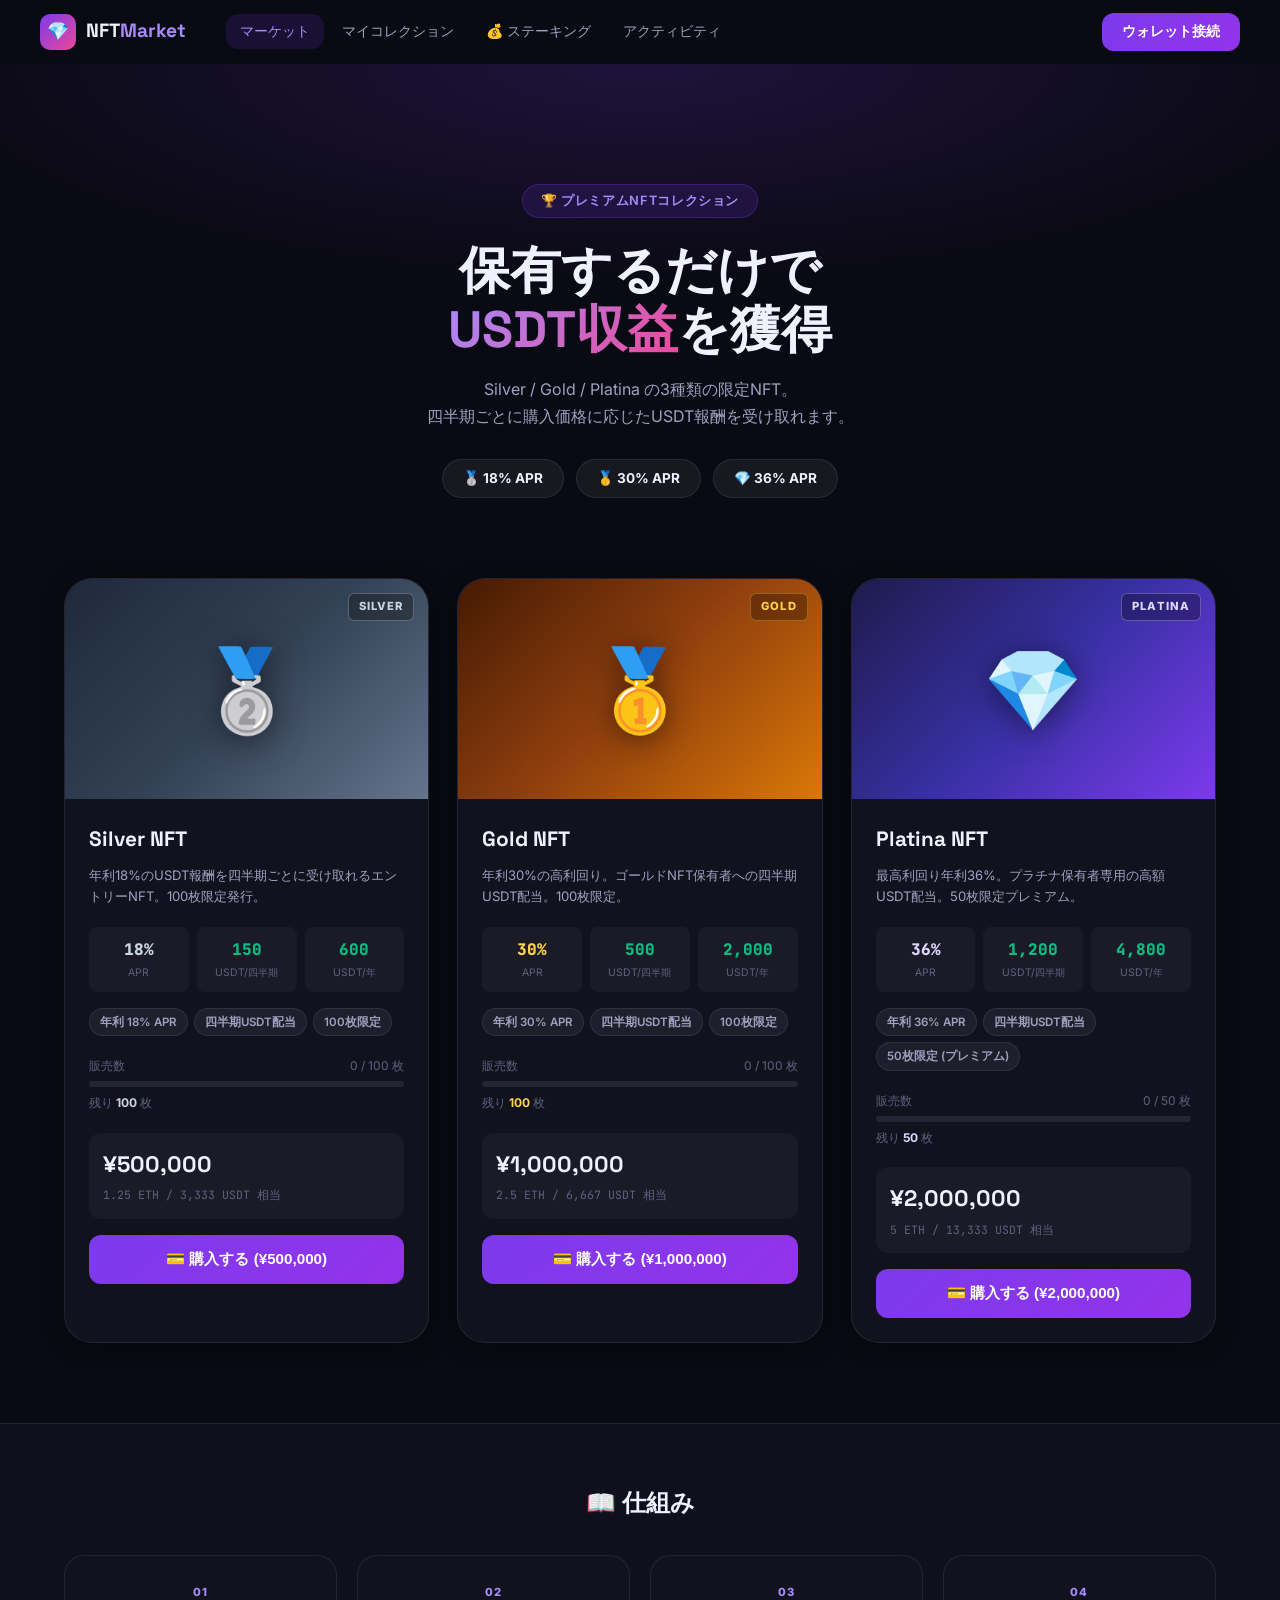
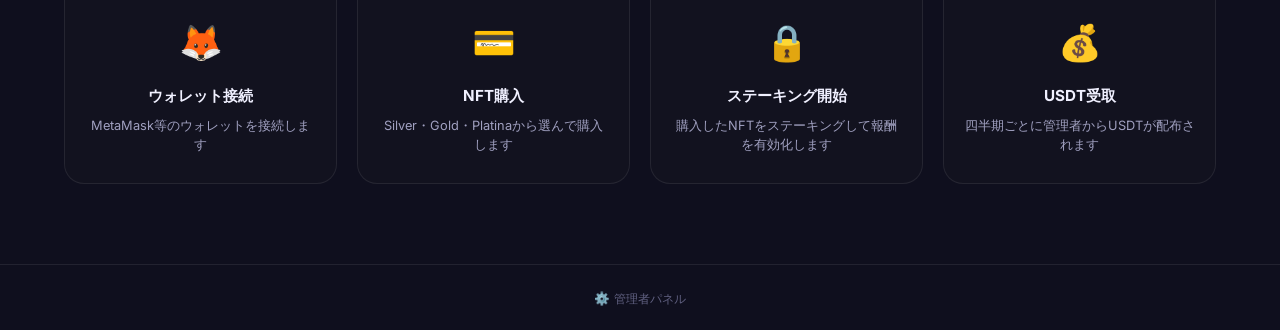
<file: index.html>
<!DOCTYPE html>
<html lang="ja">

<head>
    <meta charset="UTF-8" />
    <meta name="viewport" content="width=device-width, initial-scale=1.0" />
    <title>NFT Marketplace — プレミアムNFTコレクション</title>
    <meta name="description" content="Silver・Gold・Platinaの3種プレミアムNFT。保有するだけで四半期ごとにUSDT報酬を獲得。" />
    <link rel="preconnect" href="https://fonts.googleapis.com" />
    <link rel="preconnect" href="https://fonts.gstatic.com" crossorigin />
    <link
        href="https://fonts.googleapis.com/css2?family=Inter:wght@300;400;500;600;700;800;900&family=Space+Grotesk:wght@400;500;600;700&family=JetBrains+Mono:wght@400;600&display=swap"
        rel="stylesheet" />
    <link rel="stylesheet" href="styles.css" />
</head>

<body>

    <!-- ==============================
     NAVBAR
================================ -->
    <nav class="navbar" id="navbar">
        <div class="navbar-inner">
            <div class="navbar-brand" onclick="showPage('marketplace')">
                <div class="brand-icon">💎</div>
                <span>NFT<span style="color:var(--accent-purple-light)">Market</span></span>
            </div>
            <nav class="navbar-links" role="navigation">
                <a href="#" class="nav-link active" id="nav-marketplace"
                    onclick="showPage('marketplace');return false;">マーケット</a>
                <a href="#" class="nav-link" id="nav-collection" onclick="showPage('collection');return false;">
                    マイコレクション
                    <span id="collectionBadge" class="nav-badge" style="display:none;">0</span>
                </a>
                <a href="#" class="nav-link" id="nav-staking" onclick="showPage('staking');return false;">💰 ステーキング</a>
                <a href="#" class="nav-link" id="nav-activity" onclick="showPage('activity');return false;">アクティビティ</a>
            </nav>
            <div class="navbar-actions">
                <button class="btn btn-primary wallet-btn" id="connectWalletBtn" onclick="openWalletModal()">
                    <span id="walletBtnText">ウォレット接続</span>
                </button>
            </div>
        </div>
    </nav>

    <!-- ==============================
     PAGE: MARKETPLACE
================================ -->
    <div class="page-section active" id="page-marketplace">

        <!-- Hero -->
        <section class="market-hero">
            <div class="market-hero-bg"></div>
            <div class="container">
                <div class="market-hero-content">
                    <div class="hero-label">🏆 プレミアムNFTコレクション</div>
                    <h1 class="hero-title">保有するだけで<br><span class="text-gradient">USDT収益</span>を獲得</h1>
                    <p class="hero-sub">Silver / Gold / Platina の3種類の限定NFT。<br>四半期ごとに購入価格に応じたUSDT報酬を受け取れます。</p>
                    <div class="hero-badges">
                        <span class="hero-badge">🥈 18% APR</span>
                        <span class="hero-badge">🥇 30% APR</span>
                        <span class="hero-badge">💎 36% APR</span>
                    </div>
                </div>
            </div>
        </section>

        <!-- NFT Catalog -->
        <section class="catalog-section">
            <div class="container">
                <div class="nft-catalog-grid" id="nftCatalogGrid">
                    <!-- rendered by app.js -->
                </div>
            </div>
        </section>

        <!-- How it works -->
        <section class="howto-section">
            <div class="container">
                <h2 class="section-title">📖 仕組み</h2>
                <div class="howto-grid">
                    <div class="howto-card">
                        <div class="howto-num">01</div>
                        <div class="howto-icon">🦊</div>
                        <div class="howto-title">ウォレット接続</div>
                        <p class="howto-desc">MetaMask等のウォレットを接続します</p>
                    </div>
                    <div class="howto-card">
                        <div class="howto-num">02</div>
                        <div class="howto-icon">💳</div>
                        <div class="howto-title">NFT購入</div>
                        <p class="howto-desc">Silver・Gold・Platinaから選んで購入します</p>
                    </div>
                    <div class="howto-card">
                        <div class="howto-num">03</div>
                        <div class="howto-icon">🔒</div>
                        <div class="howto-title">ステーキング開始</div>
                        <p class="howto-desc">購入したNFTをステーキングして報酬を有効化します</p>
                    </div>
                    <div class="howto-card">
                        <div class="howto-num">04</div>
                        <div class="howto-icon">💰</div>
                        <div class="howto-title">USDT受取</div>
                        <p class="howto-desc">四半期ごとに管理者からUSDTが配布されます</p>
                    </div>
                </div>
            </div>
        </section>
    </div><!-- /page-marketplace -->

    <!-- ==============================
     PAGE: MY COLLECTION
================================ -->
    <div class="page-section" id="page-collection">
        <div class="page-header">
            <div class="container">
                <h2 class="page-title">🖼️ マイコレクション</h2>
            </div>
        </div>
        <div class="container" style="padding-top:32px; padding-bottom:80px;">
            <!-- No Wallet -->
            <div class="empty-state" id="collectionNoWallet">
                <div class="empty-state-icon">🦊</div>
                <div class="empty-state-title">ウォレット未接続</div>
                <p class="empty-state-desc">NFTを確認するにはウォレットを接続してください</p>
                <button class="btn btn-primary" onclick="openWalletModal()">ウォレット接続</button>
            </div>
            <!-- No NFTs -->
            <div class="empty-state hidden" id="collectionEmpty">
                <div class="empty-state-icon">🎨</div>
                <div class="empty-state-title">NFTがありません</div>
                <p class="empty-state-desc">マーケットでNFTを購入するとここに表示されます</p>
                <button class="btn btn-primary" onclick="showPage('marketplace')">マーケットへ</button>
            </div>
            <!-- Grid -->
            <div class="collection-grid" id="collectionGrid"></div>
        </div>
    </div><!-- /page-collection -->

    <!-- ==============================
     PAGE: STAKING
================================ -->
    <div class="page-section" id="page-staking">
        <div class="page-header">
            <div class="container">
                <h2 class="page-title">💰 ステーキング</h2>
            </div>
        </div>
        <div class="container" style="padding-top:32px; padding-bottom:80px;">

            <!-- Stats -->
            <div class="stk-stats-row">
                <div class="stk-stat-card">
                    <div class="stk-stat-icon">🎴</div>
                    <div class="stk-stat-val" id="stkMyNFTs">0</div>
                    <div class="stk-stat-lbl">保有NFT数</div>
                </div>
                <div class="stk-stat-card">
                    <div class="stk-stat-icon">🔒</div>
                    <div class="stk-stat-val" id="stkStakedNFTs">0</div>
                    <div class="stk-stat-lbl">運用中NFT</div>
                </div>
                <div class="stk-stat-card">
                    <div class="stk-stat-icon">💵</div>
                    <div class="stk-stat-val" id="stkQReward">0 USDT</div>
                    <div class="stk-stat-lbl">次回配当合計</div>
                </div>
                <div class="stk-stat-card">
                    <div class="stk-stat-icon">📈</div>
                    <div class="stk-stat-val" id="stkYearReward">0 USDT</div>
                    <div class="stk-stat-lbl">年間報酬合計</div>
                </div>
            </div>

            <!-- Info box -->
            <div class="stk-info-box">
                <strong>📋 ステーキングについて</strong>
                <ul>
                    <li>NFTを購入後、ステーキングを開始することで四半期報酬が有効になります</li>
                    <li>報酬はUSDTで四半期ごと（3ヶ月に1回）に管理者から手動配布されます</li>
                    <li>報酬額は購入時の価格に基づくAPRで計算されます</li>
                </ul>
            </div>

            <!-- No Wallet -->
            <div class="empty-state" id="stakingNoWallet">
                <div class="empty-state-icon">🦊</div>
                <div class="empty-state-title">ウォレット未接続</div>
                <p class="empty-state-desc">ステーキングするにはウォレットを接続してください</p>
                <button class="btn btn-primary" onclick="openWalletModal()">ウォレット接続</button>
            </div>
            <!-- No NFTs -->
            <div class="empty-state hidden" id="stakingEmpty">
                <div class="empty-state-icon">🔒</div>
                <div class="empty-state-title">ステーキング可能なNFTがありません</div>
                <p class="empty-state-desc">まずマーケットでNFTを購入してください</p>
                <button class="btn btn-primary" onclick="showPage('marketplace')">マーケットへ</button>
            </div>
            <!-- NFT List -->
            <div id="stakingNFTList"></div>

        </div>
    </div><!-- /page-staking -->

    <!-- ==============================
     PAGE: ACTIVITY
================================ -->
    <div class="page-section" id="page-activity">
        <div class="page-header">
            <div class="container">
                <h2 class="page-title">📋 アクティビティ</h2>
            </div>
        </div>
        <div class="container" style="padding-top:32px; padding-bottom:80px;">
            <div class="activity-card">
                <div id="activityList"></div>
            </div>
        </div>
    </div><!-- /page-activity -->

    <!-- ==============================
     MODAL: WALLET
================================ -->
    <div class="modal-overlay" id="walletModal" onclick="closeWalletModal(event)">
        <div class="modal-box">
            <div class="modal-header">
                <div class="modal-title">🦊 ウォレット接続</div>
                <button class="modal-close" onclick="closeWalletModal()" aria-label="閉じる">✕</button>
            </div>
            <div class="modal-body">
                <p style="color:var(--text-secondary);font-size:0.875rem;margin-bottom:20px;">接続するウォレットを選択してください</p>
                <div class="wallet-options">
                    <button class="wallet-option-btn" id="btn-metamask" onclick="connectWallet('metamask')">
                        <span class="wallet-option-icon">🦊</span>
                        <div>
                            <div class="wallet-option-name">MetaMask</div>
                            <div class="wallet-option-sub">最も人気のあるウォレット</div>
                        </div>
                    </button>
                    <button class="wallet-option-btn" id="btn-walletconnect" onclick="connectWallet('walletconnect')">
                        <span class="wallet-option-icon">🔗</span>
                        <div>
                            <div class="wallet-option-name">WalletConnect</div>
                            <div class="wallet-option-sub">モバイル対応ウォレット</div>
                        </div>
                    </button>
                    <button class="wallet-option-btn" id="btn-coinbase" onclick="connectWallet('coinbase')">
                        <span class="wallet-option-icon">🔵</span>
                        <div>
                            <div class="wallet-option-name">Coinbase Wallet</div>
                            <div class="wallet-option-sub">Coinbase公式ウォレット</div>
                        </div>
                    </button>
                </div>
            </div>
        </div>
    </div>

    <!-- ==============================
     MODAL: PURCHASE CONFIRM
================================ -->
    <div class="modal-overlay" id="purchaseConfirmModal" onclick="closePurchaseConfirmModal(event)">
        <div class="modal-box" style="max-width:480px;">
            <div class="modal-header">
                <div class="modal-title">💳 購入確認</div>
                <button class="modal-close" onclick="closePurchaseConfirmModal()" aria-label="閉じる">✕</button>
            </div>
            <div class="modal-body">
                <div class="pc-nft-preview">
                    <div class="pc-nft-emoji" id="pcEmoji">💎</div>
                    <div>
                        <div class="pc-nft-name" id="pcName">—</div>
                        <div class="pc-nft-apr" id="pcAPR">—</div>
                    </div>
                </div>
                <table class="pc-table">
                    <tr>
                        <td>購入価格</td>
                        <td><strong id="pcPriceJPY">—</strong></td>
                    </tr>
                    <tr>
                        <td>ETH相当</td>
                        <td id="pcPriceETH">—</td>
                    </tr>
                    <tr>
                        <td>USDT相当</td>
                        <td id="pcPriceUSDT">—</td>
                    </tr>
                    <tr>
                        <td>四半期報酬</td>
                        <td><strong style="color:#10b981;" id="pcReward">—</strong></td>
                    </tr>
                    <tr>
                        <td>年間報酬</td>
                        <td><strong style="color:#10b981;" id="pcAnnual">—</strong></td>
                    </tr>
                </table>
                <p style="font-size:0.78rem;color:var(--text-muted);margin:16px 0 0;line-height:1.6;">
                    ※ 報酬はUSDTで四半期ごとに管理者から配布されます<br>
                    ※ ETH/USDT換算はデモレートを使用（1ETH=¥400,000 / 1USDT=¥150）
                </p>
            </div>
            <div class="modal-footer">
                <button class="btn btn-secondary" onclick="closePurchaseConfirmModal()">キャンセル</button>
                <button class="btn btn-primary" id="pcConfirmBtn">購入する</button>
            </div>
        </div>
    </div>

    <!-- ==============================
     MODAL: PURCHASE PROCESSING
================================ -->
    <div class="modal-overlay" id="purchaseModal">
        <div class="modal-box" style="max-width:420px;text-align:center;">
            <div class="modal-body" style="padding:40px 32px;">
                <div class="purchase-anim" id="purchaseAnimation">⏳</div>
                <div class="modal-title" id="purchaseTitle" style="margin:16px 0 8px;">処理中...</div>
                <p style="color:var(--text-secondary);font-size:0.875rem;" id="purchaseDesc"></p>
                <div id="purchaseTxHash"
                    style="display:none;margin-top:12px;font-family:var(--font-mono);font-size:0.72rem;color:var(--text-muted);">
                </div>
                <button class="btn btn-primary" id="purchaseCloseBtn" style="display:none;margin-top:24px;width:100%;"
                    onclick="closePurchaseModal()">閉じる</button>
            </div>
        </div>
    </div>

    <!-- TOAST -->
    <div class="toast-container" id="toastContainer" role="alert" aria-live="polite"></div>

    <!-- Admin Link -->
    <div style="text-align:center;padding:20px;background:var(--bg-secondary);border-top:1px solid var(--border-card);">
        <a href="admin/index.html" style="color:var(--text-muted);font-size:0.78rem;text-decoration:none;">⚙️ 管理者パネル</a>
    </div>

    <script src="app.js"></script>
</body>

</html>
</file>
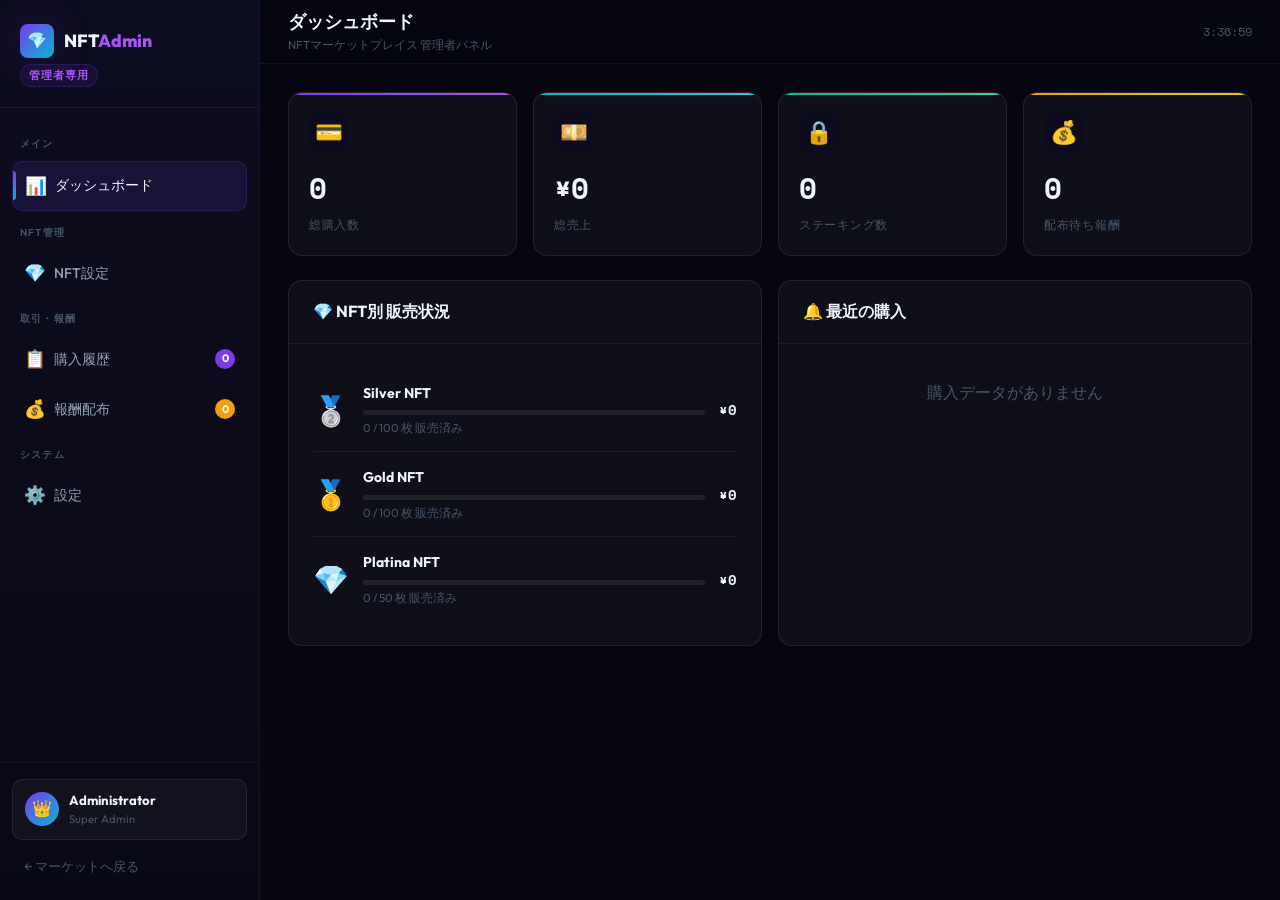
<file: admin/index.html>
<!DOCTYPE html>
<html lang="ja">

<head>
    <meta charset="UTF-8" />
    <meta name="viewport" content="width=device-width, initial-scale=1.0" />
    <meta name="robots" content="noindex, nofollow" />
    <title>NFT Marketplace — 管理者パネル</title>
    <link rel="stylesheet" href="admin.css" />
</head>

<body>
    <div class="admin-layout">

        <!-- ========== SIDEBAR ========== -->
        <aside class="sidebar" id="sidebar">
            <div class="sidebar-header">
                <div class="sidebar-logo">
                    <div class="sidebar-logo-icon">💎</div>
                    <span>NFT<span style="color:var(--accent-purple-light)">Admin</span></span>
                </div>
                <div class="sidebar-badge">管理者専用</div>
            </div>

            <nav class="sidebar-nav" role="navigation" aria-label="管理者ナビゲーション">
                <div class="sidebar-section-label">メイン</div>
                <a class="sidebar-link active" id="nav-dashboard" onclick="showPage('dashboard')" role="button"
                    tabindex="0">
                    <span class="sidebar-link-icon">📊</span><span>ダッシュボード</span>
                </a>

                <div class="sidebar-section-label">NFT管理</div>
                <a class="sidebar-link" id="nav-nft-config" onclick="showPage('nft-config')" role="button" tabindex="0">
                    <span class="sidebar-link-icon">💎</span><span>NFT設定</span>
                </a>

                <div class="sidebar-section-label">取引・報酬</div>
                <a class="sidebar-link" id="nav-purchases" onclick="showPage('purchases')" role="button" tabindex="0">
                    <span class="sidebar-link-icon">📋</span><span>購入履歴</span>
                    <span class="sidebar-badge-count" id="badgePurchases">0</span>
                </a>
                <a class="sidebar-link" id="nav-rewards" onclick="showPage('rewards')" role="button" tabindex="0">
                    <span class="sidebar-link-icon">💰</span><span>報酬配布</span>
                    <span class="sidebar-badge-count" id="badgePendingRewards" style="background:#f59e0b;">0</span>
                </a>

                <div class="sidebar-section-label">システム</div>
                <a class="sidebar-link" id="nav-settings" onclick="showPage('settings')" role="button" tabindex="0">
                    <span class="sidebar-link-icon">⚙️</span><span>設定</span>
                </a>
            </nav>

            <div class="sidebar-footer">
                <div class="sidebar-admin-info">
                    <div class="admin-avatar">👑</div>
                    <div>
                        <div class="admin-name">Administrator</div>
                        <div class="admin-role">Super Admin</div>
                    </div>
                </div>
                <a href="../index.html" class="back-to-market">← マーケットへ戻る</a>
            </div>
        </aside>

        <!-- ========== MAIN ========== -->
        <main class="admin-main">

            <!-- TOPBAR -->
            <div class="topbar">
                <div class="topbar-left">
                    <div class="topbar-title" id="topbarTitle">ダッシュボード</div>
                    <div class="topbar-subtitle" id="topbarSub">NFTマーケットプレイス 管理者パネル</div>
                </div>
                <div class="topbar-right">
                    <span class="topbar-time" id="topbarTime">--:--:--</span>
                </div>
            </div>

            <div class="admin-content">

                <!-- ====== PAGE: DASHBOARD ====== -->
                <div class="admin-page active" id="page-dashboard">
                    <div class="stats-row">
                        <div class="stat-card purple">
                            <div class="stat-card-header">
                                <div class="stat-icon">💳</div>
                            </div>
                            <div class="stat-value" id="dTotalPurchases">0</div>
                            <div class="stat-label">総購入数</div>
                        </div>
                        <div class="stat-card cyan">
                            <div class="stat-card-header">
                                <div class="stat-icon">💴</div>
                            </div>
                            <div class="stat-value" id="dTotalSalesJPY">¥0</div>
                            <div class="stat-label">総売上</div>
                        </div>
                        <div class="stat-card green">
                            <div class="stat-card-header">
                                <div class="stat-icon">🔒</div>
                            </div>
                            <div class="stat-value" id="dTotalStaked">0</div>
                            <div class="stat-label">ステーキング数</div>
                        </div>
                        <div class="stat-card gold">
                            <div class="stat-card-header">
                                <div class="stat-icon">💰</div>
                            </div>
                            <div class="stat-value" id="dPendingRewards">0</div>
                            <div class="stat-label">配布待ち報酬</div>
                        </div>
                    </div>

                    <!-- NFT Sales breakdown -->
                    <div style="display:grid;grid-template-columns:1fr 1fr;gap:16px;margin-bottom:16px;">
                        <div class="admin-card">
                            <div class="admin-card-header">
                                <div class="admin-card-title">💎 NFT別 販売状況</div>
                            </div>
                            <div class="admin-card-body" id="dashNFTBreakdown"></div>
                        </div>
                        <div class="admin-card">
                            <div class="admin-card-header">
                                <div class="admin-card-title">🔔 最近の購入</div>
                            </div>
                            <div class="admin-card-body" style="padding:12px;" id="dashRecentPurchases"></div>
                        </div>
                    </div>
                </div><!-- /dashboard -->

                <!-- ====== PAGE: NFT CONFIG ====== -->
                <div class="admin-page" id="page-nft-config">
                    <div style="max-width:720px;">
                        <div style="margin-bottom:24px;">
                            <h2 style="font-size:1.3rem;font-weight:800;margin-bottom:6px;">💎 NFT設定</h2>
                            <p style="font-size:0.875rem;color:var(--text-muted);">各NFTの発行枚数・価格・APR設定を管理します</p>
                        </div>

                        <!-- Silver -->
                        <div class="admin-card mb-md">
                            <div class="admin-card-header">
                                <div class="admin-card-title">🥈 Silver NFT</div>
                                <div id="silverSoldBadge" style="font-size:0.8rem;color:var(--text-muted);"></div>
                            </div>
                            <div class="admin-card-body">
                                <div class="form-row">
                                    <div class="form-group">
                                        <label class="form-label">最大発行枚数</label>
                                        <input type="number" id="silverMaxSupply" class="form-input" value="100"
                                            min="1" />
                                        <div class="form-hint">現在の販売済み枚数以上に設定してください</div>
                                    </div>
                                    <div class="form-group">
                                        <label class="form-label">価格 (¥)</label>
                                        <input type="number" id="silverPriceJPY" class="form-input" value="500000"
                                            min="1" />
                                    </div>
                                    <div class="form-group">
                                        <label class="form-label">APR (%)</label>
                                        <input type="number" id="silverAPR" class="form-input" value="18" min="1"
                                            max="100" step="0.1" />
                                    </div>
                                </div>
                                <div class="nft-config-preview" id="silverPreview"></div>
                            </div>
                        </div>

                        <!-- Gold -->
                        <div class="admin-card mb-md">
                            <div class="admin-card-header">
                                <div class="admin-card-title">🥇 Gold NFT</div>
                                <div id="goldSoldBadge" style="font-size:0.8rem;color:var(--text-muted);"></div>
                            </div>
                            <div class="admin-card-body">
                                <div class="form-row">
                                    <div class="form-group">
                                        <label class="form-label">最大発行枚数</label>
                                        <input type="number" id="goldMaxSupply" class="form-input" value="100"
                                            min="1" />
                                        <div class="form-hint">現在の販売済み枚数以上に設定してください</div>
                                    </div>
                                    <div class="form-group">
                                        <label class="form-label">価格 (¥)</label>
                                        <input type="number" id="goldPriceJPY" class="form-input" value="1000000"
                                            min="1" />
                                    </div>
                                    <div class="form-group">
                                        <label class="form-label">APR (%)</label>
                                        <input type="number" id="goldAPR" class="form-input" value="30" min="1"
                                            max="100" step="0.1" />
                                    </div>
                                </div>
                                <div class="nft-config-preview" id="goldPreview"></div>
                            </div>
                        </div>

                        <!-- Platina -->
                        <div class="admin-card mb-md">
                            <div class="admin-card-header">
                                <div class="admin-card-title">💎 Platina NFT</div>
                                <div id="platinaSoldBadge" style="font-size:0.8rem;color:var(--text-muted);"></div>
                            </div>
                            <div class="admin-card-body">
                                <div class="form-row">
                                    <div class="form-group">
                                        <label class="form-label">最大発行枚数</label>
                                        <input type="number" id="platinaMaxSupply" class="form-input" value="50"
                                            min="1" />
                                        <div class="form-hint">現在の販売済み枚数以上に設定してください</div>
                                    </div>
                                    <div class="form-group">
                                        <label class="form-label">価格 (¥)</label>
                                        <input type="number" id="platinaPriceJPY" class="form-input" value="2000000"
                                            min="1" />
                                    </div>
                                    <div class="form-group">
                                        <label class="form-label">APR (%)</label>
                                        <input type="number" id="platinaAPR" class="form-input" value="36" min="1"
                                            max="100" step="0.1" />
                                    </div>
                                </div>
                                <div class="nft-config-preview" id="platinaPreview"></div>
                            </div>
                        </div>

                        <!-- Exchange Rates -->
                        <div class="admin-card mb-md">
                            <div class="admin-card-header">
                                <div class="admin-card-title">💱 レート設定 (デモ)</div>
                            </div>
                            <div class="admin-card-body">
                                <div class="form-row">
                                    <div class="form-group">
                                        <label class="form-label">1 ETH = ¥</label>
                                        <input type="number" id="cfgEthJpy" class="form-input" value="400000" min="1" />
                                    </div>
                                    <div class="form-group">
                                        <label class="form-label">1 USDT = ¥</label>
                                        <input type="number" id="cfgUsdtJpy" class="form-input" value="150" min="1" />
                                    </div>
                                </div>
                            </div>
                        </div>

                        <!-- Payment Receiving Address -->
                        <div class="admin-card mb-md" style="border-color:rgba(16,185,129,0.3);">
                            <div class="admin-card-header" style="background:rgba(16,185,129,0.05);">
                                <div class="admin-card-title">💳 NFT購入代金 受け取りアドレス</div>
                                <span
                                    style="font-size:0.75rem;color:var(--accent-green);font-weight:600;">ETH受け取り用</span>
                            </div>
                            <div class="admin-card-body">
                                <p style="font-size:0.82rem;color:var(--text-muted);margin-bottom:16px;">
                                    ユーザーがNFTを購入した際のETH送金先ウォレットアドレスを設定します。<br>
                                    このアドレスをユーザーに通知してください。
                                </p>
                                <div class="form-group">
                                    <label class="form-label">受け取りウォレットアドレス (ETH)</label>
                                    <div style="display:flex;gap:8px;align-items:center;">
                                        <input type="text" id="paymentAddress" class="form-input" placeholder="0x..."
                                            style="font-family:var(--font-mono);font-size:0.85rem;" />
                                        <button class="btn btn-secondary btn-sm" onclick="copyPaymentAddress()"
                                            id="copyPayAddrBtn" title="コピー" style="flex-shrink:0;padding:10px 14px;">
                                            📋
                                        </button>
                                    </div>
                                    <div class="form-hint">例: 0x1234...abcd（Ethereum メインネット対応アドレス）</div>
                                </div>
                                <!-- Address display card -->
                                <div id="paymentAddressCard"
                                    style="display:none; margin-top:12px; background:rgba(16,185,129,0.06); border:1px solid rgba(16,185,129,0.2); border-radius:var(--radius-md); padding:16px;">
                                    <div
                                        style="font-size:0.72rem;color:var(--text-muted);margin-bottom:6px;text-transform:uppercase;letter-spacing:0.06em;">
                                        現在の受け取りアドレス</div>
                                    <div style="display:flex;align-items:center;gap:10px;flex-wrap:wrap;">
                                        <div id="paymentAddressDisplay"
                                            style="font-family:var(--font-mono);font-size:0.82rem;color:var(--accent-green);word-break:break-all;flex:1;">
                                        </div>
                                        <button class="btn btn-secondary btn-sm" onclick="copyPaymentAddress()"
                                            style="flex-shrink:0;">📋 コピー</button>
                                    </div>
                                </div>
                                <div style="display:flex;gap:10px;margin-top:16px;justify-content:flex-end;">
                                    <button class="btn btn-primary btn-sm" onclick="savePaymentAddress()">💾
                                        アドレスを保存</button>
                                </div>
                            </div>
                        </div>

                        <div style="display:flex;gap:12px;justify-content:flex-end;">
                            <button class="btn btn-secondary" onclick="loadNFTConfig()">リセット</button>
                            <button class="btn btn-primary" onclick="saveNFTConfig()">💾 設定を保存</button>
                        </div>
                    </div>
                </div><!-- /nft-config -->

                <!-- ====== PAGE: PURCHASE HISTORY ====== -->
                <div class="admin-page" id="page-purchases">
                    <div
                        style="display:flex;align-items:center;justify-content:space-between;margin-bottom:20px;gap:12px;flex-wrap:wrap;">
                        <div style="display:flex;gap:10px;align-items:center;">
                            <input type="text" id="purchaseSearch" class="form-input" style="width:220px;"
                                placeholder="🔍 ウォレット・NFT検索..." oninput="filterPurchases()" />
                            <select class="form-select" style="width:160px;" id="purchaseTypeFilter"
                                onchange="filterPurchases()">
                                <option value="all">全NFT</option>
                                <option value="silver">🥈 Silver</option>
                                <option value="gold">🥇 Gold</option>
                                <option value="platina">💎 Platina</option>
                            </select>
                        </div>
                        <button class="btn btn-secondary btn-sm" onclick="exportPurchasesCSV()">📥 CSV出力</button>
                    </div>

                    <div class="admin-card">
                        <div class="admin-card-body" style="padding:0;">
                            <div class="nft-table-wrap">
                                <table class="nft-table" id="purchasesTable">
                                    <thead>
                                        <tr>
                                            <th>NFT</th>
                                            <th>トークンID</th>
                                            <th>ウォレット</th>
                                            <th>購入日</th>
                                            <th>購入金額</th>
                                            <th>APR</th>
                                            <th>次回報酬日</th>
                                            <th>ステータス</th>
                                            <th>配布済み</th>
                                        </tr>
                                    </thead>
                                    <tbody id="purchasesTableBody"></tbody>
                                </table>
                            </div>
                        </div>
                    </div>
                </div><!-- /purchases -->

                <!-- ====== PAGE: REWARD DISTRIBUTION ====== -->
                <div class="admin-page" id="page-rewards">

                    <!-- Stats -->
                    <div class="stats-row" style="margin-bottom:20px;">
                        <div class="stat-card gold">
                            <div class="stat-card-header">
                                <div class="stat-icon">⏳</div>
                            </div>
                            <div class="stat-value" id="rwPendingCount">0</div>
                            <div class="stat-label">配布待ち件数</div>
                        </div>
                        <div class="stat-card cyan">
                            <div class="stat-card-header">
                                <div class="stat-icon">💵</div>
                            </div>
                            <div class="stat-value" id="rwPendingUSDT">0 USDT</div>
                            <div class="stat-label">配布待ち合計</div>
                        </div>
                        <div class="stat-card green">
                            <div class="stat-card-header">
                                <div class="stat-icon">✅</div>
                            </div>
                            <div class="stat-value" id="rwDoneCount">0</div>
                            <div class="stat-label">配布済み件数</div>
                        </div>
                        <div class="stat-card purple">
                            <div class="stat-card-header">
                                <div class="stat-icon">💰</div>
                            </div>
                            <div class="stat-value" id="rwDoneUSDT">0 USDT</div>
                            <div class="stat-label">配布済み合計</div>
                        </div>
                    </div>

                    <!-- Pending -->
                    <div class="admin-card mb-md">
                        <div class="admin-card-header">
                            <div class="admin-card-title">⏳ 配布待ちリスト</div>
                            <button class="btn btn-primary btn-sm" onclick="distributeAll()">🚀 全件配布実行</button>
                        </div>
                        <div class="admin-card-body" style="padding:0;">
                            <div class="nft-table-wrap">
                                <table class="nft-table">
                                    <thead>
                                        <tr>
                                            <th>NFT</th>
                                            <th>トークンID</th>
                                            <th>ウォレット</th>
                                            <th>報酬発生日</th>
                                            <th>報酬額 (USDT)</th>
                                            <th>操作</th>
                                        </tr>
                                    </thead>
                                    <tbody id="pendingRewardsBody"></tbody>
                                </table>
                            </div>
                        </div>
                    </div>

                    <!-- Distributed History -->
                    <div class="admin-card">
                        <div class="admin-card-header">
                            <div class="admin-card-title">✅ 配布済み履歴</div>
                        </div>
                        <div class="admin-card-body" style="padding:0;">
                            <div class="nft-table-wrap">
                                <table class="nft-table">
                                    <thead>
                                        <tr>
                                            <th>NFT</th>
                                            <th>ウォレット</th>
                                            <th>報酬発生日</th>
                                            <th>配布日時</th>
                                            <th>金額 (USDT)</th>
                                        </tr>
                                    </thead>
                                    <tbody id="distributedRewardsBody"></tbody>
                                </table>
                            </div>
                        </div>
                    </div>

                </div><!-- /rewards -->

                <!-- ====== PAGE: SETTINGS ====== -->
                <div class="admin-page" id="page-settings">
                    <div style="max-width:680px;">
                        <div class="admin-card mb-md">
                            <div class="admin-card-header">
                                <div class="admin-card-title">🗑️ データ管理</div>
                            </div>
                            <div class="admin-card-body">
                                <div class="setting-row">
                                    <div class="setting-info">
                                        <div class="setting-name">購入データのリセット</div>
                                        <div class="setting-desc">全ての購入・ステーキングデータを削除します（操作は元に戻せません）</div>
                                    </div>
                                    <button class="btn btn-danger btn-sm" onclick="resetAllPurchaseData()">リセット</button>
                                </div>
                                <div class="setting-row">
                                    <div class="setting-info">
                                        <div class="setting-name">在庫数のリセット</div>
                                        <div class="setting-desc">NFT販売済み数量を0にリセットします</div>
                                    </div>
                                    <button class="btn btn-warning btn-sm" onclick="resetSupply()">リセット</button>
                                </div>
                            </div>
                        </div>
                    </div>
                </div><!-- /settings -->

            </div><!-- /admin-content -->
        </main>
    </div><!-- /admin-layout -->

    <div class="toast-container" id="toastContainer" role="alert" aria-live="polite"></div>
    <script src="admin.js"></script>
</body>

</html>
</file>
<file: styles.css>
/* =============================================
   NFT MARKETPLACE — styles.css v2
   ============================================= */

/* ── Fonts & Reset ── */
@import url('https://fonts.googleapis.com/css2?family=Inter:wght@300;400;500;600;700;800;900&family=Space+Grotesk:wght@400;500;600;700&family=JetBrains+Mono:wght@400;600&display=swap');

*,
*::before,
*::after {
    box-sizing: border-box;
    margin: 0;
    padding: 0;
}

:root {
    --bg-primary: #0a0a14;
    --bg-secondary: #0f0f1e;
    --bg-card: #12121f;
    --bg-card-hover: #1a1a2e;
    --border-card: rgba(255, 255, 255, 0.08);
    --border-hover: rgba(255, 255, 255, 0.16);
    --text-primary: #f0f0ff;
    --text-secondary: #a0a0c0;
    --text-muted: #606080;
    --accent-purple: #7c3aed;
    --accent-purple-light: #a78bfa;
    --accent-cyan: #06b6d4;
    --accent-pink: #ec4899;
    --accent-gold: #f59e0b;
    --accent-green: #10b981;
    --font-mono: 'JetBrains Mono', monospace;
    --radius-sm: 8px;
    --radius-md: 12px;
    --radius-lg: 20px;
    --radius-xl: 28px;
    --shadow-card: 0 4px 24px rgba(0, 0, 0, 0.4);
    --shadow-glow: 0 0 40px rgba(124, 58, 237, 0.15);
    --transition: 0.2s ease;
}

html {
    scroll-behavior: smooth;
}

body {
    font-family: 'Inter', sans-serif;
    background: var(--bg-primary);
    color: var(--text-primary);
    min-height: 100vh;
    line-height: 1.6;
    overflow-x: hidden;
}

.container {
    max-width: 1200px;
    margin: 0 auto;
    padding: 0 24px;
}

.hidden {
    display: none !important;
}

h1,
h2,
h3 {
    font-family: 'Space Grotesk', sans-serif;
}

/* ── Scroll ── */
::-webkit-scrollbar {
    width: 6px;
}

::-webkit-scrollbar-track {
    background: var(--bg-secondary);
}

::-webkit-scrollbar-thumb {
    background: var(--accent-purple);
    border-radius: 9px;
}

/* ── Text Gradient ── */
.text-gradient {
    background: linear-gradient(135deg, #a78bfa, #ec4899);
    -webkit-background-clip: text;
    -webkit-text-fill-color: transparent;
    background-clip: text;
}

/* ── Buttons ── */
.btn {
    display: inline-flex;
    align-items: center;
    gap: 8px;
    padding: 10px 20px;
    border-radius: var(--radius-md);
    font-size: 0.875rem;
    font-weight: 600;
    cursor: pointer;
    border: none;
    transition: var(--transition);
    text-decoration: none;
}

.btn-primary {
    background: linear-gradient(135deg, var(--accent-purple), #9333ea);
    color: #fff;
}

.btn-primary:hover:not(:disabled) {
    background: linear-gradient(135deg, #6d28d9, #7c3aed);
    transform: translateY(-1px);
    box-shadow: 0 4px 16px rgba(124, 58, 237, 0.4);
}

.btn-primary:disabled {
    opacity: 0.45;
    cursor: not-allowed;
}

.btn-secondary {
    background: rgba(255, 255, 255, 0.06);
    color: var(--text-primary);
    border: 1px solid var(--border-card);
}

.btn-secondary:hover {
    background: rgba(255, 255, 255, 0.1);
    border-color: var(--border-hover);
}

.btn-sm {
    padding: 6px 12px;
    font-size: 0.8rem;
}

/* ── Navbar ── */
.navbar {
    position: fixed;
    top: 0;
    left: 0;
    right: 0;
    z-index: 100;
    padding: 0 24px;
    height: 64px;
    display: flex;
    align-items: center;
    background: rgba(10, 10, 20, 0.7);
    backdrop-filter: blur(16px);
    border-bottom: 1px solid transparent;
    transition: var(--transition);
}

.navbar.scrolled {
    background: rgba(10, 10, 20, 0.95);
    border-bottom-color: var(--border-card);
}

.navbar-inner {
    width: 100%;
    max-width: 1200px;
    margin: 0 auto;
    display: flex;
    align-items: center;
    gap: 32px;
}

.navbar-brand {
    display: flex;
    align-items: center;
    gap: 10px;
    font-size: 1.2rem;
    font-weight: 800;
    font-family: 'Space Grotesk', sans-serif;
    cursor: pointer;
    user-select: none;
}

.brand-icon {
    width: 36px;
    height: 36px;
    background: linear-gradient(135deg, var(--accent-purple), var(--accent-pink));
    border-radius: 10px;
    display: flex;
    align-items: center;
    justify-content: center;
    font-size: 1.1rem;
}

.navbar-links {
    display: flex;
    gap: 4px;
    flex: 1;
    margin-left: 8px;
}

.nav-link {
    padding: 6px 14px;
    border-radius: var(--radius-md);
    font-size: 0.875rem;
    font-weight: 500;
    color: var(--text-secondary);
    text-decoration: none;
    transition: var(--transition);
    cursor: pointer;
    display: flex;
    align-items: center;
    gap: 6px;
}

.nav-link:hover,
.nav-link.active {
    color: var(--text-primary);
    background: rgba(255, 255, 255, 0.06);
}

.nav-link.active {
    background: rgba(124, 58, 237, 0.15);
    color: var(--accent-purple-light);
}

.nav-badge {
    background: var(--accent-purple);
    color: #fff;
    border-radius: 999px;
    font-size: 0.68rem;
    font-weight: 700;
    padding: 2px 7px;
    min-width: 18px;
    text-align: center;
    display: inline-flex;
    align-items: center;
    justify-content: center;
}

.navbar-actions {
    margin-left: auto;
}

.wallet-btn {
    position: relative;
}

.wallet-btn.connected {
    background: rgba(16, 185, 129, 0.12);
    border: 1px solid rgba(16, 185, 129, 0.3);
    color: #10b981;
}

.wallet-dot {
    width: 8px;
    height: 8px;
    background: #10b981;
    border-radius: 50%;
    display: inline-block;
    margin-right: 4px;
    animation: pulse 2s infinite;
}

@keyframes pulse {

    0%,
    100% {
        opacity: 1;
    }

    50% {
        opacity: 0.5;
    }
}

/* ── Page Sections ── */
.page-section {
    display: none;
    min-height: 100vh;
    padding-top: 64px;
}

.page-section.active {
    display: block;
}

.page-header {
    background: var(--bg-secondary);
    border-bottom: 1px solid var(--border-card);
    padding: 32px 0 24px;
}

.page-title {
    font-size: 1.6rem;
    font-weight: 800;
}

/* ── Market Hero ── */
.market-hero {
    position: relative;
    padding: 120px 0 80px;
    overflow: hidden;
}

.market-hero-bg {
    position: absolute;
    inset: 0;
    background: radial-gradient(ellipse 80% 60% at 50% 0%, rgba(124, 58, 237, 0.18) 0%, transparent 70%);
}

.market-hero-content {
    position: relative;
    text-align: center;
    max-width: 680px;
    margin: 0 auto;
}

.hero-label {
    display: inline-block;
    background: rgba(124, 58, 237, 0.15);
    border: 1px solid rgba(124, 58, 237, 0.3);
    color: var(--accent-purple-light);
    border-radius: 999px;
    padding: 6px 18px;
    font-size: 0.8rem;
    font-weight: 600;
    margin-bottom: 24px;
    letter-spacing: 0.05em;
}

.hero-title {
    font-size: clamp(2rem, 5vw, 3.2rem);
    font-weight: 900;
    line-height: 1.15;
    margin-bottom: 16px;
}

.hero-sub {
    font-size: 1rem;
    color: var(--text-secondary);
    line-height: 1.7;
    margin-bottom: 28px;
}

.hero-badges {
    display: flex;
    gap: 12px;
    justify-content: center;
    flex-wrap: wrap;
}

.hero-badge {
    background: rgba(255, 255, 255, 0.06);
    border: 1px solid var(--border-card);
    border-radius: 999px;
    padding: 8px 20px;
    font-size: 0.85rem;
    font-weight: 700;
}

/* ── Catalog ── */
.catalog-section {
    padding: 0 0 80px;
}

.nft-catalog-grid {
    display: grid;
    grid-template-columns: repeat(3, 1fr);
    gap: 28px;
}

@media(max-width:960px) {
    .nft-catalog-grid {
        grid-template-columns: 1fr;
        max-width: 480px;
        margin: 0 auto;
    }
}

.nft-catalog-card {
    background: var(--bg-card);
    border: 1px solid var(--border-card);
    border-radius: var(--radius-xl);
    overflow: hidden;
    box-shadow: var(--shadow-card);
    transition: var(--transition);
}

.nft-catalog-card:hover {
    transform: translateY(-4px);
    box-shadow: 0 8px 40px rgba(0, 0, 0, 0.5), var(--shadow-glow);
    border-color: var(--border-hover);
}

.nft-catalog-img {
    position: relative;
    height: 220px;
    display: flex;
    align-items: center;
    justify-content: center;
}

.nft-catalog-emoji {
    font-size: 5rem;
    filter: drop-shadow(0 4px 16px rgba(0, 0, 0, 0.5));
    animation: float 4s ease-in-out infinite;
}

@keyframes float {

    0%,
    100% {
        transform: translateY(0);
    }

    50% {
        transform: translateY(-10px);
    }
}

.nft-tier-badge {
    position: absolute;
    top: 14px;
    right: 14px;
    border: 1px solid;
    border-radius: 6px;
    padding: 4px 10px;
    font-size: 0.7rem;
    font-weight: 800;
    letter-spacing: 0.1em;
    backdrop-filter: blur(8px);
    background: rgba(0, 0, 0, 0.3);
}

.sold-out-overlay {
    position: absolute;
    inset: 0;
    background: rgba(0, 0, 0, 0.7);
    display: flex;
    align-items: center;
    justify-content: center;
    font-size: 1.4rem;
    font-weight: 800;
    color: #fff;
    letter-spacing: 0.1em;
}

/* ── Remaining Stock Counter (triggers at < 70%) ── */
.nft-remaining-counter {
    position: absolute;
    top: 12px;
    left: 12px;
    display: flex;
    align-items: center;
    gap: 4px;
    padding: 6px 12px;
    border-radius: 999px;
    font-weight: 900;
    font-family: var(--font-mono);
    backdrop-filter: blur(8px);
    box-shadow: 0 2px 12px rgba(0, 0, 0, 0.4);
    animation: counterPulse 1.8s ease-in-out infinite;
}

.counter-icon {
    font-size: 1rem;
}

.counter-num {
    font-size: 1.2rem;
    line-height: 1;
}

.counter-unit {
    font-size: 0.7rem;
    align-self: flex-end;
    margin-bottom: 2px;
}

.nft-remaining-counter.counter-low {
    background: rgba(245, 158, 11, 0.85);
    color: #fff;
    border: 1px solid rgba(255, 200, 0, 0.6);
}

.nft-remaining-counter.counter-warning {
    background: rgba(249, 115, 22, 0.9);
    color: #fff;
    border: 1px solid rgba(255, 140, 0, 0.6);
}

.nft-remaining-counter.counter-critical {
    background: rgba(239, 68, 68, 0.95);
    color: #fff;
    border: 1px solid rgba(255, 80, 80, 0.6);
    animation: counterPulseCritical 0.9s ease-in-out infinite;
}

@keyframes counterPulse {

    0%,
    100% {
        transform: scale(1);
        box-shadow: 0 2px 12px rgba(0, 0, 0, 0.4);
    }

    50% {
        transform: scale(1.06);
        box-shadow: 0 4px 18px rgba(245, 158, 11, 0.5);
    }
}

@keyframes counterPulseCritical {

    0%,
    100% {
        transform: scale(1);
        box-shadow: 0 2px 12px rgba(239, 68, 68, 0.5);
    }

    50% {
        transform: scale(1.1);
        box-shadow: 0 4px 22px rgba(239, 68, 68, 0.8);
    }
}

/* Alert row under supply bar */
.nft-supply-alert {
    font-size: 0.78rem;
    font-weight: 700;
    margin-top: 4px;
    padding: 5px 10px;
    border-radius: var(--radius-sm);
    animation: alertFade 1.5s ease-in-out infinite;
}

.nft-supply-alert.counter-low {
    color: #f59e0b;
    background: rgba(245, 158, 11, 0.1);
    border: 1px solid rgba(245, 158, 11, 0.25);
}

.nft-supply-alert.counter-warning {
    color: #f97316;
    background: rgba(249, 115, 22, 0.1);
    border: 1px solid rgba(249, 115, 22, 0.25);
}

.nft-supply-alert.counter-critical {
    color: #ef4444;
    background: rgba(239, 68, 68, 0.12);
    border: 1px solid rgba(239, 68, 68, 0.3);
}

@keyframes alertFade {

    0%,
    100% {
        opacity: 1;
    }

    50% {
        opacity: 0.65;
    }
}

.nft-catalog-body {
    padding: 24px;
}

.nft-catalog-name {
    font-size: 1.3rem;
    font-weight: 800;
    margin-bottom: 8px;
    font-family: 'Space Grotesk', sans-serif;
}

.nft-catalog-desc {
    font-size: 0.82rem;
    color: var(--text-secondary);
    line-height: 1.6;
    margin-bottom: 20px;
}

.nft-stats-row {
    display: grid;
    grid-template-columns: repeat(3, 1fr);
    gap: 8px;
    margin-bottom: 16px;
}

.nft-stat-box {
    background: rgba(255, 255, 255, 0.04);
    border-radius: var(--radius-sm);
    padding: 10px;
    text-align: center;
}

.nft-stat-val {
    font-size: 1rem;
    font-weight: 800;
    font-family: var(--font-mono);
}

.nft-stat-lbl {
    font-size: 0.65rem;
    color: var(--text-muted);
    margin-top: 3px;
}

.nft-features-row {
    display: flex;
    flex-wrap: wrap;
    gap: 6px;
    margin-bottom: 20px;
}

.nft-feature-chip {
    background: rgba(255, 255, 255, 0.06);
    border: 1px solid var(--border-card);
    border-radius: 999px;
    padding: 4px 10px;
    font-size: 0.72rem;
    font-weight: 600;
    color: var(--text-secondary);
}

.nft-supply-block {
    margin-bottom: 20px;
}

.nft-supply-top {
    display: flex;
    justify-content: space-between;
    font-size: 0.75rem;
    color: var(--text-muted);
    margin-bottom: 6px;
}

.nft-supply-bar-wrap {
    height: 6px;
    background: rgba(255, 255, 255, 0.08);
    border-radius: 999px;
    overflow: hidden;
    margin-bottom: 6px;
}

.nft-supply-bar-fill {
    height: 100%;
    border-radius: 999px;
    transition: width 0.6s ease;
}

.nft-supply-rem {
    font-size: 0.75rem;
    color: var(--text-muted);
}

.nft-price-block {
    background: rgba(255, 255, 255, 0.04);
    border-radius: var(--radius-md);
    padding: 14px;
    margin-bottom: 16px;
}

.nft-price-jpy {
    font-size: 1.4rem;
    font-weight: 900;
    font-family: 'Space Grotesk', sans-serif;
}

.nft-price-sub {
    font-size: 0.72rem;
    color: var(--text-muted);
    margin-top: 4px;
    font-family: var(--font-mono);
}

.nft-buy-btn {
    width: 100%;
    justify-content: center;
    padding: 14px;
    font-size: 0.95rem;
}

.nft-owned-badge {
    text-align: center;
    font-size: 0.8rem;
    color: var(--accent-green);
    margin-top: 8px;
    font-weight: 600;
}

/* ── How It Works ── */
.howto-section {
    padding: 60px 0 80px;
    background: var(--bg-secondary);
    border-top: 1px solid var(--border-card);
}

.section-title {
    font-size: 1.5rem;
    font-weight: 800;
    margin-bottom: 32px;
    text-align: center;
}

.howto-grid {
    display: grid;
    grid-template-columns: repeat(4, 1fr);
    gap: 20px;
}

@media(max-width:768px) {
    .howto-grid {
        grid-template-columns: repeat(2, 1fr);
    }
}

.howto-card {
    background: var(--bg-card);
    border: 1px solid var(--border-card);
    border-radius: var(--radius-lg);
    padding: 28px 20px;
    text-align: center;
}

.howto-num {
    font-size: 0.7rem;
    font-weight: 800;
    color: var(--accent-purple-light);
    letter-spacing: 0.1em;
    margin-bottom: 12px;
}

.howto-icon {
    font-size: 2.2rem;
    margin-bottom: 14px;
}

.howto-title {
    font-size: 0.95rem;
    font-weight: 700;
    margin-bottom: 8px;
}

.howto-desc {
    font-size: 0.8rem;
    color: var(--text-secondary);
    line-height: 1.5;
}

/* ── Collection ── */
.collection-grid {
    display: grid;
    grid-template-columns: repeat(auto-fill, minmax(240px, 1fr));
    gap: 20px;
}

.collection-card {
    background: var(--bg-card);
    border: 1px solid var(--border-card);
    border-radius: var(--radius-lg);
    overflow: hidden;
    transition: var(--transition);
}

.collection-card:hover {
    transform: translateY(-2px);
    border-color: var(--border-hover);
}

.collection-card-img {
    height: 160px;
    display: flex;
    align-items: center;
    justify-content: center;
    position: relative;
}

.collection-emoji {
    font-size: 4rem;
}

.staked-badge {
    position: absolute;
    bottom: 8px;
    right: 8px;
    background: rgba(16, 185, 129, 0.2);
    border: 1px solid rgba(16, 185, 129, 0.4);
    color: #10b981;
    border-radius: 6px;
    padding: 3px 8px;
    font-size: 0.7rem;
    font-weight: 700;
}

.collection-card-body {
    padding: 16px;
}

.collection-card-name {
    font-size: 0.95rem;
    font-weight: 700;
    margin-bottom: 4px;
}

.collection-token-id {
    font-size: 0.72rem;
    font-family: var(--font-mono);
    color: var(--text-muted);
    margin-bottom: 10px;
}

.collection-meta {
    display: flex;
    gap: 6px;
    flex-wrap: wrap;
    margin-bottom: 12px;
}

.meta-chip {
    background: rgba(255, 255, 255, 0.06);
    border: 1px solid var(--border-card);
    border-radius: 999px;
    padding: 3px 10px;
    font-size: 0.7rem;
    font-weight: 600;
}

.collection-dates {
    display: flex;
    flex-direction: column;
    gap: 4px;
}

.cdate-label {
    font-size: 0.68rem;
    color: var(--text-muted);
    margin-right: 6px;
}

.cdate-val {
    font-size: 0.75rem;
    font-weight: 600;
}

/* ── Staking ── */
.stk-stats-row {
    display: grid;
    grid-template-columns: repeat(4, 1fr);
    gap: 16px;
    margin-bottom: 24px;
}

@media(max-width:720px) {
    .stk-stats-row {
        grid-template-columns: repeat(2, 1fr);
    }
}

.stk-stat-card {
    background: var(--bg-card);
    border: 1px solid var(--border-card);
    border-radius: var(--radius-lg);
    padding: 24px 16px;
    text-align: center;
}

.stk-stat-icon {
    font-size: 1.6rem;
    margin-bottom: 8px;
}

.stk-stat-val {
    font-size: 1.1rem;
    font-weight: 800;
    font-family: var(--font-mono);
    color: var(--accent-purple-light);
    margin-bottom: 4px;
}

.stk-stat-lbl {
    font-size: 0.72rem;
    color: var(--text-muted);
}

.stk-info-box {
    background: rgba(124, 58, 237, 0.08);
    border: 1px solid rgba(124, 58, 237, 0.2);
    border-radius: var(--radius-md);
    padding: 16px 20px;
    margin-bottom: 28px;
    font-size: 0.83rem;
    color: var(--text-secondary);
}

.stk-info-box strong {
    color: var(--text-primary);
    display: block;
    margin-bottom: 8px;
}

.stk-info-box ul {
    margin-left: 16px;
}

.stk-info-box li {
    margin-bottom: 4px;
}

/* Staking NFT Cards */
#stakingNFTList {
    display: flex;
    flex-direction: column;
    gap: 16px;
}

.staking-card {
    background: var(--bg-card);
    border: 1px solid var(--border-card);
    border-radius: var(--radius-lg);
    padding: 20px;
    display: grid;
    grid-template-columns: 80px 1fr 120px;
    gap: 20px;
    align-items: start;
    transition: var(--transition);
}

.staking-card:hover {
    border-color: var(--border-hover);
}

.staking-card.is-staked {
    border-color: rgba(16, 185, 129, 0.3);
    background: linear-gradient(135deg, rgba(16, 185, 129, 0.04), var(--bg-card));
}

.sc-badge {
    border-radius: var(--radius-md);
    padding: 14px 8px;
    text-align: center;
}

.sc-num {
    font-size: 1.4rem;
    font-weight: 900;
    font-family: var(--font-mono);
}

.sc-lbl {
    font-size: 0.65rem;
    font-weight: 700;
    margin-top: 2px;
}

.sc-info {
    display: flex;
    flex-direction: column;
    gap: 8px;
}

.sc-title {
    font-size: 0.95rem;
    font-weight: 700;
}

.sc-token {
    font-family: var(--font-mono);
    font-size: 0.75rem;
    color: var(--text-muted);
    margin-left: 8px;
}

.sc-meta {
    display: flex;
    flex-direction: column;
    gap: 4px;
    font-size: 0.78rem;
    color: var(--text-secondary);
}

.sc-right {
    text-align: center;
}

.sc-usdt {
    font-size: 1.3rem;
    font-weight: 900;
    font-family: var(--font-mono);
    color: var(--accent-green);
}

.sc-usdt-lbl {
    font-size: 0.65rem;
    color: var(--text-muted);
    margin-bottom: 8px;
}

.stake-badge-active {
    background: rgba(16, 185, 129, 0.12);
    border: 1px solid rgba(16, 185, 129, 0.3);
    color: #10b981;
    border-radius: var(--radius-md);
    padding: 8px;
    font-size: 0.78rem;
    font-weight: 700;
    text-align: center;
    margin-top: 8px;
}

.reward-history {
    background: rgba(255, 255, 255, 0.04);
    border-radius: var(--radius-sm);
    padding: 10px;
    margin-top: 8px;
}

.rh-row {
    display: flex;
    justify-content: space-between;
    font-size: 0.75rem;
    padding: 3px 0;
    border-bottom: 1px solid var(--border-card);
}

.rh-row:last-child {
    border: none;
}

/* ── Activity ── */
.activity-card {
    background: var(--bg-card);
    border: 1px solid var(--border-card);
    border-radius: var(--radius-lg);
    overflow: hidden;
}

.activity-row {
    display: grid;
    grid-template-columns: 48px 1fr auto auto;
    gap: 16px;
    align-items: center;
    padding: 16px 20px;
    border-bottom: 1px solid var(--border-card);
    transition: var(--transition);
}

.activity-row:last-child {
    border: none;
}

.activity-row:hover {
    background: rgba(255, 255, 255, 0.03);
}

.activity-emoji {
    font-size: 1.8rem;
    text-align: center;
}

.activity-name {
    font-size: 0.875rem;
    font-weight: 600;
}

.activity-meta {
    font-size: 0.75rem;
    color: var(--text-muted);
}

.activity-price {
    font-weight: 700;
    font-size: 0.875rem;
}

.activity-time {
    font-size: 0.75rem;
    color: var(--text-muted);
    white-space: nowrap;
}

/* ── Empty State ── */
.empty-state {
    text-align: center;
    padding: 60px 20px;
}

.empty-state-icon {
    font-size: 3rem;
    margin-bottom: 16px;
}

.empty-state-title {
    font-size: 1.1rem;
    font-weight: 700;
    margin-bottom: 8px;
}

.empty-state-desc {
    font-size: 0.875rem;
    color: var(--text-secondary);
    margin-bottom: 24px;
}

/* ── Modals ── */
.modal-overlay {
    position: fixed;
    inset: 0;
    background: rgba(0, 0, 0, 0.75);
    backdrop-filter: blur(4px);
    z-index: 200;
    display: none;
    align-items: center;
    justify-content: center;
    padding: 20px;
}

.modal-overlay.open {
    display: flex;
    animation: fadeIn 0.2s ease;
}

@keyframes fadeIn {
    from {
        opacity: 0;
    }

    to {
        opacity: 1;
    }
}

.modal-box {
    background: var(--bg-card);
    border: 1px solid var(--border-card);
    border-radius: var(--radius-xl);
    width: 100%;
    max-width: 560px;
    box-shadow: 0 24px 80px rgba(0, 0, 0, 0.6);
    animation: slideUp 0.25s ease;
}

@keyframes slideUp {
    from {
        transform: translateY(20px);
        opacity: 0;
    }

    to {
        transform: translateY(0);
        opacity: 1;
    }
}

.modal-header {
    display: flex;
    align-items: center;
    justify-content: space-between;
    padding: 20px 24px;
    border-bottom: 1px solid var(--border-card);
}

.modal-title {
    font-size: 1rem;
    font-weight: 700;
}

.modal-close {
    background: rgba(255, 255, 255, 0.06);
    border: none;
    color: var(--text-secondary);
    width: 28px;
    height: 28px;
    border-radius: 6px;
    cursor: pointer;
    font-size: 0.8rem;
    display: flex;
    align-items: center;
    justify-content: center;
    transition: var(--transition);
}

.modal-close:hover {
    background: rgba(255, 255, 255, 0.12);
    color: var(--text-primary);
}

.modal-body {
    padding: 24px;
}

.modal-footer {
    display: flex;
    gap: 12px;
    justify-content: flex-end;
    padding: 16px 24px;
    border-top: 1px solid var(--border-card);
}

/* Wallet Modal */
.wallet-options {
    display: flex;
    flex-direction: column;
    gap: 10px;
}

.wallet-option-btn {
    display: flex;
    align-items: center;
    gap: 16px;
    padding: 16px;
    background: rgba(255, 255, 255, 0.04);
    border: 1px solid var(--border-card);
    border-radius: var(--radius-md);
    cursor: pointer;
    transition: var(--transition);
    color: var(--text-primary);
    text-align: left;
    width: 100%;
}

.wallet-option-btn:hover {
    background: rgba(124, 58, 237, 0.1);
    border-color: rgba(124, 58, 237, 0.4);
}

.wallet-option-icon {
    font-size: 1.8rem;
    flex-shrink: 0;
}

.wallet-option-name {
    font-size: 0.9rem;
    font-weight: 700;
}

.wallet-option-sub {
    font-size: 0.75rem;
    color: var(--text-muted);
}

/* Purchase Confirm Modal */
.pc-nft-preview {
    display: flex;
    align-items: center;
    gap: 16px;
    background: rgba(255, 255, 255, 0.04);
    border-radius: var(--radius-md);
    padding: 16px;
    margin-bottom: 20px;
}

.pc-nft-emoji {
    font-size: 2.8rem;
}

.pc-nft-name {
    font-size: 1.1rem;
    font-weight: 800;
}

.pc-nft-apr {
    font-size: 0.85rem;
    color: var(--accent-purple-light);
    font-weight: 600;
    margin-top: 4px;
}

.pc-table {
    width: 100%;
    border-collapse: collapse;
    font-size: 0.875rem;
}

.pc-table td {
    padding: 8px 4px;
    border-bottom: 1px solid var(--border-card);
}

.pc-table td:first-child {
    color: var(--text-muted);
    width: 40%;
}

/* Purchase Processing */
.purchase-anim {
    font-size: 3.5rem;
    animation: spin 2s linear infinite;
}

.purchase-anim:not([style*="🎉"]) {
    animation: spin 2s linear infinite;
}

@keyframes spin {
    from {
        transform: rotate(0deg);
    }

    to {
        transform: rotate(360deg);
    }
}

/* ── Toast ── */
.toast-container {
    position: fixed;
    bottom: 24px;
    right: 24px;
    z-index: 999;
    display: flex;
    flex-direction: column;
    gap: 8px;
}

.toast {
    display: flex;
    align-items: center;
    gap: 10px;
    background: var(--bg-card);
    border: 1px solid var(--border-card);
    border-radius: var(--radius-md);
    padding: 12px 16px;
    font-size: 0.85rem;
    box-shadow: var(--shadow-card);
    opacity: 0;
    transform: translateX(24px);
    transition: 0.35s ease;
    min-width: 260px;
    max-width: 360px;
}

.toast.show {
    opacity: 1;
    transform: translateX(0);
}

.toast-success {
    border-left: 3px solid var(--accent-green);
}

.toast-error {
    border-left: 3px solid #ef4444;
}

.toast-info {
    border-left: 3px solid var(--accent-cyan);
}

.toast-icon {
    font-size: 1.1rem;
    flex-shrink: 0;
}
</file>
<file: admin/admin.css>
@import url('https://fonts.googleapis.com/css2?family=Outfit:wght@300;400;500;600;700;800;900&family=Space+Mono:wght@400;700&display=swap');

/* ============================================
   ADMIN DESIGN TOKENS
   ============================================ */
:root {
    --bg-primary: #060610;
    --bg-secondary: #0c0c1e;
    --bg-tertiary: #101024;
    --bg-card: rgba(255, 255, 255, 0.04);
    --bg-card-hover: rgba(255, 255, 255, 0.07);
    --bg-sidebar: #09091a;

    --accent-purple: #7c3aed;
    --accent-purple-light: #a855f7;
    --accent-cyan: #06b6d4;
    --accent-green: #10b981;
    --accent-gold: #f59e0b;
    --accent-red: #ef4444;
    --accent-pink: #ec4899;

    --gradient-primary: linear-gradient(135deg, #7c3aed 0%, #06b6d4 100%);
    --gradient-sidebar: linear-gradient(180deg, #0d0d20 0%, #090915 100%);

    --text-primary: #f1f5f9;
    --text-secondary: #94a3b8;
    --text-muted: #475569;

    --border-subtle: rgba(255, 255, 255, 0.05);
    --border-card: rgba(255, 255, 255, 0.08);
    --border-active: rgba(124, 58, 237, 0.5);

    --glow-purple: 0 0 40px rgba(124, 58, 237, 0.2);
    --shadow-card: 0 4px 24px rgba(0, 0, 0, 0.4);

    --radius-sm: 6px;
    --radius-md: 10px;
    --radius-lg: 14px;
    --radius-xl: 20px;
    --radius-full: 9999px;

    --sidebar-width: 260px;
    --transition: all 0.25s cubic-bezier(0.4, 0, 0.2, 1);

    --font-primary: 'Outfit', sans-serif;
    --font-mono: 'Space Mono', monospace;
}

/* ============================================
   RESET & BASE
   ============================================ */
*,
*::before,
*::after {
    margin: 0;
    padding: 0;
    box-sizing: border-box;
}

html {
    font-size: 16px;
}

body {
    font-family: var(--font-primary);
    background: var(--bg-primary);
    color: var(--text-primary);
    line-height: 1.6;
    overflow-x: hidden;
    min-height: 100vh;
}

a {
    text-decoration: none;
    color: inherit;
}

ul {
    list-style: none;
}

button {
    cursor: pointer;
    border: none;
    background: none;
    font-family: inherit;
}

input,
select,
textarea {
    font-family: inherit;
}

::-webkit-scrollbar {
    width: 4px;
}

::-webkit-scrollbar-track {
    background: var(--bg-secondary);
}

::-webkit-scrollbar-thumb {
    background: linear-gradient(to bottom, var(--accent-purple), var(--accent-cyan));
    border-radius: 99px;
}

/* ============================================
   LAYOUT: SIDEBAR + MAIN
   ============================================ */
.admin-layout {
    display: flex;
    min-height: 100vh;
}

/* ============================================
   SIDEBAR
   ============================================ */
.sidebar {
    width: var(--sidebar-width);
    background: var(--gradient-sidebar);
    border-right: 1px solid var(--border-subtle);
    display: flex;
    flex-direction: column;
    position: fixed;
    top: 0;
    left: 0;
    bottom: 0;
    z-index: 100;
    overflow-y: auto;
}

.sidebar-header {
    padding: 24px 20px 20px;
    border-bottom: 1px solid var(--border-subtle);
}

.sidebar-logo {
    display: flex;
    align-items: center;
    gap: 10px;
    font-size: 1.1rem;
    font-weight: 800;
}

.sidebar-logo-icon {
    width: 34px;
    height: 34px;
    background: var(--gradient-primary);
    border-radius: 8px;
    display: flex;
    align-items: center;
    justify-content: center;
    font-size: 1rem;
    box-shadow: var(--glow-purple);
}

.sidebar-badge {
    margin-top: 6px;
    font-size: 0.68rem;
    color: var(--accent-purple-light);
    font-weight: 600;
    text-transform: uppercase;
    letter-spacing: 0.1em;
    padding: 2px 8px;
    background: rgba(124, 58, 237, 0.1);
    border: 1px solid rgba(124, 58, 237, 0.2);
    border-radius: 99px;
    display: inline-block;
}

.sidebar-nav {
    flex: 1;
    padding: 16px 12px;
    display: flex;
    flex-direction: column;
    gap: 2px;
}

.sidebar-section-label {
    font-size: 0.63rem;
    text-transform: uppercase;
    letter-spacing: 0.12em;
    color: var(--text-muted);
    padding: 12px 8px 6px;
    font-weight: 600;
}

.sidebar-link {
    display: flex;
    align-items: center;
    gap: 10px;
    padding: 10px 12px;
    border-radius: var(--radius-md);
    font-size: 0.875rem;
    font-weight: 500;
    color: var(--text-secondary);
    transition: var(--transition);
    cursor: pointer;
    position: relative;
}

.sidebar-link:hover {
    color: var(--text-primary);
    background: var(--bg-card);
}

.sidebar-link.active {
    color: var(--text-primary);
    background: rgba(124, 58, 237, 0.12);
    border: 1px solid rgba(124, 58, 237, 0.2);
}

.sidebar-link.active::before {
    content: '';
    position: absolute;
    left: 0;
    top: 20%;
    bottom: 20%;
    width: 3px;
    background: var(--gradient-primary);
    border-radius: 0 3px 3px 0;
}

.sidebar-link-icon {
    font-size: 1.1rem;
    width: 20px;
    text-align: center;
    flex-shrink: 0;
}

.sidebar-badge-count {
    margin-left: auto;
    min-width: 20px;
    height: 20px;
    padding: 0 6px;
    background: var(--accent-purple);
    border-radius: 99px;
    font-size: 0.68rem;
    font-weight: 700;
    display: flex;
    align-items: center;
    justify-content: center;
    color: white;
}

.sidebar-footer {
    padding: 16px 12px;
    border-top: 1px solid var(--border-subtle);
}

.sidebar-admin-info {
    display: flex;
    align-items: center;
    gap: 10px;
    padding: 10px 12px;
    background: var(--bg-card);
    border-radius: var(--radius-md);
    border: 1px solid var(--border-card);
}

.admin-avatar {
    width: 34px;
    height: 34px;
    background: var(--gradient-primary);
    border-radius: 50%;
    display: flex;
    align-items: center;
    justify-content: center;
    font-size: 1rem;
    flex-shrink: 0;
}

.admin-name {
    font-size: 0.82rem;
    font-weight: 700;
}

.admin-role {
    font-size: 0.7rem;
    color: var(--text-muted);
}

.back-to-market {
    display: flex;
    align-items: center;
    gap: 8px;
    padding: 8px 12px;
    margin-top: 8px;
    border-radius: var(--radius-md);
    font-size: 0.8rem;
    color: var(--text-muted);
    transition: var(--transition);
    cursor: pointer;
}

.back-to-market:hover {
    color: var(--text-primary);
    background: var(--bg-card);
}

/* ============================================
   MAIN CONTENT
   ============================================ */
.admin-main {
    flex: 1;
    margin-left: var(--sidebar-width);
    min-height: 100vh;
    display: flex;
    flex-direction: column;
}

/* ============================================
   TOPBAR
   ============================================ */
.topbar {
    height: 64px;
    background: rgba(6, 6, 16, 0.8);
    backdrop-filter: blur(20px);
    border-bottom: 1px solid var(--border-subtle);
    display: flex;
    align-items: center;
    justify-content: space-between;
    padding: 0 28px;
    position: sticky;
    top: 0;
    z-index: 50;
}

.topbar-left {
    display: flex;
    flex-direction: column;
}

.topbar-title {
    font-size: 1.1rem;
    font-weight: 700;
}

.topbar-subtitle {
    font-size: 0.72rem;
    color: var(--text-muted);
}

.topbar-right {
    display: flex;
    align-items: center;
    gap: 12px;
}

.topbar-time {
    font-size: 0.78rem;
    color: var(--text-muted);
    font-family: var(--font-mono);
}

/* ============================================
   CONTENT AREA
   ============================================ */
.admin-content {
    padding: 28px;
    flex: 1;
}

/* ============================================
   ADMIN PAGES
   ============================================ */
.admin-page {
    display: none;
}

.admin-page.active {
    display: block;
}

/* ============================================
   STAT CARDS
   ============================================ */
.stats-row {
    display: grid;
    grid-template-columns: repeat(4, 1fr);
    gap: 16px;
    margin-bottom: 24px;
}

.stat-card {
    background: var(--bg-card);
    border: 1px solid var(--border-card);
    border-radius: var(--radius-lg);
    padding: 20px;
    transition: var(--transition);
    position: relative;
    overflow: hidden;
}

.stat-card::before {
    content: '';
    position: absolute;
    top: 0;
    left: 0;
    right: 0;
    height: 2px;
    border-radius: var(--radius-lg) var(--radius-lg) 0 0;
}

.stat-card.purple::before {
    background: linear-gradient(90deg, var(--accent-purple), var(--accent-purple-light));
}

.stat-card.cyan::before {
    background: linear-gradient(90deg, var(--accent-cyan), #38bdf8);
}

.stat-card.green::before {
    background: linear-gradient(90deg, var(--accent-green), #34d399);
}

.stat-card.gold::before {
    background: linear-gradient(90deg, var(--accent-gold), #fbbf24);
}

.stat-card:hover {
    background: var(--bg-card-hover);
    border-color: var(--border-active);
    transform: translateY(-2px);
    box-shadow: var(--shadow-card);
}

.stat-card-header {
    display: flex;
    align-items: center;
    justify-content: space-between;
    margin-bottom: 12px;
}

.stat-icon {
    font-size: 1.4rem;
    width: 40px;
    height: 40px;
    display: flex;
    align-items: center;
    justify-content: center;
    border-radius: var(--radius-md);
    background: var(--bg-secondary);
}

.stat-trend {
    font-size: 0.72rem;
    font-weight: 700;
    padding: 3px 8px;
    border-radius: 99px;
}

.stat-trend.up {
    background: rgba(16, 185, 129, 0.12);
    color: var(--accent-green);
}

.stat-trend.down {
    background: rgba(239, 68, 68, 0.12);
    color: var(--accent-red);
}

.stat-value {
    font-size: 1.8rem;
    font-weight: 800;
    letter-spacing: -0.03em;
    font-family: var(--font-mono);
    margin-bottom: 4px;
}

.stat-label {
    font-size: 0.78rem;
    color: var(--text-muted);
    text-transform: uppercase;
    letter-spacing: 0.06em;
}

/* ============================================
   CARDS
   ============================================ */
.admin-card {
    background: var(--bg-card);
    border: 1px solid var(--border-card);
    border-radius: var(--radius-lg);
    overflow: hidden;
}

.admin-card-header {
    display: flex;
    align-items: center;
    justify-content: space-between;
    padding: 18px 24px;
    border-bottom: 1px solid var(--border-subtle);
}

.admin-card-title {
    font-size: 1rem;
    font-weight: 700;
}

.admin-card-body {
    padding: 24px;
}

/* ============================================
   BUTTONS
   ============================================ */
.btn {
    display: inline-flex;
    align-items: center;
    gap: 6px;
    padding: 9px 16px;
    border-radius: var(--radius-full);
    font-size: 0.85rem;
    font-weight: 600;
    transition: var(--transition);
    cursor: pointer;
    white-space: nowrap;
    border: none;
}

.btn-primary {
    background: var(--gradient-primary);
    color: white;
    box-shadow: 0 3px 14px rgba(124, 58, 237, 0.35);
}

.btn-primary:hover {
    transform: translateY(-1px);
    box-shadow: 0 6px 20px rgba(124, 58, 237, 0.45);
}

.btn-secondary {
    background: var(--bg-tertiary);
    color: var(--text-primary);
    border: 1px solid var(--border-card);
}

.btn-secondary:hover {
    border-color: var(--border-active);
    background: var(--bg-card-hover);
}

.btn-danger {
    background: rgba(239, 68, 68, 0.12);
    color: var(--accent-red);
    border: 1px solid rgba(239, 68, 68, 0.2);
}

.btn-danger:hover {
    background: rgba(239, 68, 68, 0.2);
}

.btn-success {
    background: rgba(16, 185, 129, 0.12);
    color: var(--accent-green);
    border: 1px solid rgba(16, 185, 129, 0.2);
}

.btn-success:hover {
    background: rgba(16, 185, 129, 0.2);
}

.btn-warning {
    background: rgba(245, 158, 11, 0.12);
    color: var(--accent-gold);
    border: 1px solid rgba(245, 158, 11, 0.2);
}

.btn-warning:hover {
    background: rgba(245, 158, 11, 0.2);
}

.btn-sm {
    padding: 6px 12px;
    font-size: 0.78rem;
}

.btn-icon {
    padding: 8px;
    border-radius: var(--radius-md);
}

/* ============================================
   FORM
   ============================================ */
.form-group {
    margin-bottom: 20px;
}

.form-label {
    display: block;
    font-size: 0.82rem;
    font-weight: 600;
    color: var(--text-secondary);
    margin-bottom: 6px;
    text-transform: uppercase;
    letter-spacing: 0.06em;
}

.form-label .required {
    color: var(--accent-red);
    margin-left: 3px;
}

.form-input,
.form-select,
.form-textarea {
    width: 100%;
    padding: 10px 14px;
    background: var(--bg-secondary);
    border: 1px solid var(--border-card);
    border-radius: var(--radius-md);
    color: var(--text-primary);
    font-size: 0.875rem;
    transition: var(--transition);
    outline: none;
}

.form-input:focus,
.form-select:focus,
.form-textarea:focus {
    border-color: var(--border-active);
    background: var(--bg-tertiary);
    box-shadow: 0 0 0 3px rgba(124, 58, 237, 0.1);
}

.form-input::placeholder,
.form-textarea::placeholder {
    color: var(--text-muted);
}

.form-textarea {
    resize: vertical;
    min-height: 90px;
}

.form-select {
    cursor: pointer;
}

.form-row {
    display: grid;
    grid-template-columns: 1fr 1fr;
    gap: 16px;
}

.form-hint {
    font-size: 0.72rem;
    color: var(--text-muted);
    margin-top: 4px;
}

.form-error {
    font-size: 0.72rem;
    color: var(--accent-red);
    margin-top: 4px;
    display: none;
}

/* Emoji Picker */
.emoji-picker-btn {
    display: flex;
    align-items: center;
    gap: 10px;
    width: 100%;
    padding: 10px 14px;
    background: var(--bg-secondary);
    border: 1px solid var(--border-card);
    border-radius: var(--radius-md);
    color: var(--text-primary);
    font-size: 0.875rem;
    transition: var(--transition);
    cursor: pointer;
    text-align: left;
}

.emoji-picker-btn:hover {
    border-color: var(--border-active);
}

.emoji-preview {
    font-size: 1.8rem;
}

.emoji-grid {
    display: grid;
    grid-template-columns: repeat(8, 1fr);
    gap: 6px;
    padding: 12px;
    max-height: 200px;
    overflow-y: auto;
}

.emoji-opt {
    padding: 6px;
    border-radius: var(--radius-sm);
    font-size: 1.4rem;
    text-align: center;
    cursor: pointer;
    transition: var(--transition);
    border: 2px solid transparent;
}

.emoji-opt:hover {
    background: var(--bg-card-hover);
}

.emoji-opt.selected {
    border-color: var(--accent-purple);
    background: rgba(124, 58, 237, 0.1);
}

/* Gradient Preview */
.gradient-picker {
    display: grid;
    grid-template-columns: repeat(5, 1fr);
    gap: 8px;
}

.gradient-opt {
    height: 40px;
    border-radius: var(--radius-md);
    cursor: pointer;
    border: 2px solid transparent;
    transition: var(--transition);
}

.gradient-opt:hover {
    transform: scale(1.05);
}

.gradient-opt.selected {
    border-color: white;
    box-shadow: 0 0 0 3px var(--accent-purple);
}

/* ============================================
   NFT TABLE
   ============================================ */
.nft-table-wrap {
    overflow-x: auto;
}

.nft-table {
    width: 100%;
    border-collapse: collapse;
    font-size: 0.875rem;
}

.nft-table th {
    padding: 10px 16px;
    text-align: left;
    font-size: 0.72rem;
    text-transform: uppercase;
    letter-spacing: 0.08em;
    color: var(--text-muted);
    border-bottom: 1px solid var(--border-subtle);
    font-weight: 600;
    white-space: nowrap;
}

.nft-table td {
    padding: 12px 16px;
    border-bottom: 1px solid var(--border-subtle);
    vertical-align: middle;
}

.nft-table tr:last-child td {
    border-bottom: none;
}

.nft-table tr:hover td {
    background: var(--bg-card-hover);
}

.table-nft-info {
    display: flex;
    align-items: center;
    gap: 12px;
}

.table-nft-thumb {
    width: 42px;
    height: 42px;
    border-radius: var(--radius-md);
    display: flex;
    align-items: center;
    justify-content: center;
    font-size: 1.4rem;
    flex-shrink: 0;
}

.table-nft-name {
    font-weight: 700;
    font-size: 0.875rem;
}

.table-nft-id {
    font-size: 0.7rem;
    color: var(--text-muted);
    font-family: var(--font-mono);
}

.status-badge {
    display: inline-flex;
    align-items: center;
    gap: 5px;
    padding: 3px 10px;
    border-radius: 99px;
    font-size: 0.72rem;
    font-weight: 700;
}

.status-badge.published {
    background: rgba(16, 185, 129, 0.12);
    color: var(--accent-green);
    border: 1px solid rgba(16, 185, 129, 0.2);
}

.status-badge.draft {
    background: rgba(245, 158, 11, 0.12);
    color: var(--accent-gold);
    border: 1px solid rgba(245, 158, 11, 0.2);
}

.status-badge.archived {
    background: rgba(100, 116, 139, 0.12);
    color: var(--text-muted);
    border: 1px solid rgba(100, 116, 139, 0.2);
}

.table-actions {
    display: flex;
    gap: 6px;
}

/* ============================================
   MODAL (Admin)
   ============================================ */
.modal-overlay {
    position: fixed;
    inset: 0;
    background: rgba(0, 0, 0, 0.85);
    backdrop-filter: blur(12px);
    z-index: 2000;
    display: flex;
    align-items: center;
    justify-content: center;
    padding: 20px;
    opacity: 0;
    pointer-events: none;
    transition: var(--transition);
}

.modal-overlay.open {
    opacity: 1;
    pointer-events: all;
}

.admin-modal {
    background: var(--bg-secondary);
    border: 1px solid var(--border-card);
    border-radius: var(--radius-xl);
    width: 100%;
    max-width: 640px;
    max-height: 92vh;
    overflow-y: auto;
    box-shadow: 0 20px 60px rgba(0, 0, 0, 0.6);
    transform: scale(0.95) translateY(20px);
    transition: var(--transition);
}

.modal-overlay.open .admin-modal {
    transform: scale(1) translateY(0);
}

.admin-modal-header {
    display: flex;
    align-items: center;
    justify-content: space-between;
    padding: 20px 24px;
    border-bottom: 1px solid var(--border-subtle);
}

.admin-modal-title {
    font-size: 1.1rem;
    font-weight: 700;
}

.modal-close-btn {
    width: 32px;
    height: 32px;
    background: var(--bg-card);
    border: 1px solid var(--border-card);
    border-radius: 50%;
    display: flex;
    align-items: center;
    justify-content: center;
    cursor: pointer;
    transition: var(--transition);
    color: var(--text-secondary);
    font-size: 1rem;
}

.modal-close-btn:hover {
    background: rgba(239, 68, 68, 0.15);
    border-color: rgba(239, 68, 68, 0.3);
    color: var(--accent-red);
}

.admin-modal-body {
    padding: 24px;
}

.admin-modal-footer {
    padding: 16px 24px;
    border-top: 1px solid var(--border-subtle);
    display: flex;
    justify-content: flex-end;
    gap: 10px;
}

/* ============================================
   CHART PLACEHOLDER
   ============================================ */
.chart-container {
    height: 200px;
    display: flex;
    align-items: flex-end;
    gap: 8px;
    padding: 0 8px;
}

.chart-bar-group {
    flex: 1;
    display: flex;
    flex-direction: column;
    align-items: center;
    gap: 6px;
}

.chart-bar {
    width: 100%;
    border-radius: 4px 4px 0 0;
    background: var(--gradient-primary);
    opacity: 0.7;
    transition: opacity 0.2s;
    cursor: default;
}

.chart-bar:hover {
    opacity: 1;
}

.chart-label {
    font-size: 0.65rem;
    color: var(--text-muted);
    text-align: center;
}

/* ============================================
   ACTIVITY FEED
   ============================================ */
.activity-feed {
    display: flex;
    flex-direction: column;
    gap: 10px;
}

.activity-item {
    display: flex;
    align-items: center;
    gap: 12px;
    padding: 12px;
    background: var(--bg-secondary);
    border-radius: var(--radius-md);
    font-size: 0.82rem;
    transition: var(--transition);
}

.activity-item:hover {
    background: var(--bg-card-hover);
}

.activity-dot {
    width: 8px;
    height: 8px;
    border-radius: 50%;
    flex-shrink: 0;
}

.activity-dot.sale {
    background: var(--accent-green);
    box-shadow: 0 0 8px var(--accent-green);
}

.activity-dot.mint {
    background: var(--accent-purple);
    box-shadow: 0 0 8px var(--accent-purple);
}

.activity-dot.list {
    background: var(--accent-cyan);
    box-shadow: 0 0 8px var(--accent-cyan);
}

.activity-dot.archive {
    background: var(--text-muted);
}

.activity-body {
    flex: 1;
    line-height: 1.4;
}

.activity-time {
    font-size: 0.72rem;
    color: var(--text-muted);
    flex-shrink: 0;
    font-family: var(--font-mono);
}

/* ============================================
   SETTINGS
   ============================================ */
.setting-row {
    display: flex;
    align-items: center;
    justify-content: space-between;
    padding: 14px 0;
    border-bottom: 1px solid var(--border-subtle);
}

.setting-row:last-child {
    border-bottom: none;
}

.setting-info .setting-name {
    font-size: 0.9rem;
    font-weight: 600;
}

.setting-info .setting-desc {
    font-size: 0.78rem;
    color: var(--text-muted);
    margin-top: 2px;
}

/* Toggle switch */
.toggle {
    position: relative;
    width: 44px;
    height: 24px;
    flex-shrink: 0;
}

.toggle input {
    opacity: 0;
    width: 0;
    height: 0;
}

.toggle-track {
    position: absolute;
    inset: 0;
    background: var(--bg-tertiary);
    border: 1px solid var(--border-card);
    border-radius: 99px;
    cursor: pointer;
    transition: var(--transition);
}

.toggle input:checked+.toggle-track {
    background: var(--accent-purple);
    border-color: var(--accent-purple);
}

.toggle-track::after {
    content: '';
    position: absolute;
    top: 2px;
    left: 2px;
    width: 18px;
    height: 18px;
    background: white;
    border-radius: 50%;
    transition: var(--transition);
    box-shadow: 0 1px 4px rgba(0, 0, 0, 0.3);
}

.toggle input:checked+.toggle-track::after {
    transform: translateX(20px);
}

/* ============================================
   TOAST
   ============================================ */
.toast-container {
    position: fixed;
    bottom: 20px;
    right: 20px;
    z-index: 9999;
    display: flex;
    flex-direction: column;
    gap: 8px;
}

.toast {
    display: flex;
    align-items: center;
    gap: 10px;
    padding: 12px 16px;
    background: var(--bg-tertiary);
    border: 1px solid var(--border-card);
    border-radius: var(--radius-lg);
    box-shadow: 0 8px 32px rgba(0, 0, 0, 0.5);
    font-size: 0.82rem;
    font-weight: 500;
    min-width: 260px;
    max-width: 360px;
    transform: translateX(110%);
    transition: transform 0.35s cubic-bezier(0.34, 1.56, 0.64, 1);
}

.toast.show {
    transform: translateX(0);
}

.toast-success {
    border-left: 3px solid var(--accent-green);
}

.toast-error {
    border-left: 3px solid var(--accent-red);
}

.toast-info {
    border-left: 3px solid var(--accent-cyan);
}

.toast-icon {
    font-size: 1rem;
    flex-shrink: 0;
}

/* ============================================
   UTILITIES
   ============================================ */
.hidden {
    display: none !important;
}

.text-muted {
    color: var(--text-muted);
}

.text-success {
    color: var(--accent-green);
}

.text-danger {
    color: var(--accent-red);
}

.text-gradient {
    background: var(--gradient-primary);
    -webkit-background-clip: text;
    -webkit-text-fill-color: transparent;
    background-clip: text;
}

.font-mono {
    font-family: var(--font-mono);
}

.mb-sm {
    margin-bottom: 8px;
}

.mb-md {
    margin-bottom: 16px;
}

.mb-lg {
    margin-bottom: 24px;
}

.flex {
    display: flex;
}

.items-center {
    align-items: center;
}

.gap-sm {
    gap: 8px;
}

.gap-md {
    gap: 16px;
}

.justify-between {
    justify-content: space-between;
}

/* ============================================
   RESPONSIVE
   ============================================ */
@media (max-width: 1024px) {
    .stats-row {
        grid-template-columns: repeat(2, 1fr);
    }
}

@media (max-width: 768px) {
    :root {
        --sidebar-width: 0px;
    }

    .sidebar {
        display: none;
    }

    .admin-main {
        margin-left: 0;
    }

    .stats-row {
        grid-template-columns: repeat(2, 1fr);
    }

    .admin-content {
        padding: 16px;
    }

    .form-row {
        grid-template-columns: 1fr;
    }
}

/* ── New v2 styles ── */

/* Status badges */
.status-badge {
    display: inline-flex;
    align-items: center;
    padding: 3px 10px;
    border-radius: 999px;
    font-size: 0.72rem;
    font-weight: 700;
}

.status-badge.published {
    background: rgba(16, 185, 129, .12);
    color: #10b981;
    border: 1px solid rgba(16, 185, 129, .25);
}

.status-badge.draft {
    background: rgba(100, 116, 139, .12);
    color: #94a3b8;
    border: 1px solid rgba(100, 116, 139, .25);
}

.status-badge.archived {
    background: rgba(124, 58, 237, .12);
    color: #a78bfa;
    border: 1px solid rgba(124, 58, 237, .25);
}

.font-mono {
    font-family: var(--font-mono);
}

.mb-md {
    margin-bottom: 16px;
}

/* NFT Config Preview */
.nft-config-preview {
    background: rgba(255, 255, 255, 0.04);
    border: 1px solid var(--border-card);
    border-radius: var(--radius-md);
    padding: 12px 16px;
    margin-top: 12px;
}

.config-preview-row {
    display: flex;
    gap: 24px;
    align-items: center;
    flex-wrap: wrap;
    font-size: 0.82rem;
}

.config-preview-row span {
    color: var(--text-muted);
}

.config-preview-row strong {
    margin-left: 6px;
}

/* NFT breakdown dashboard */
.breakdown-row {
    display: flex;
    align-items: center;
    gap: 14px;
    padding: 14px 0;
    border-bottom: 1px solid var(--border-subtle);
}

.breakdown-row:last-child {
    border: none;
}

.breakdown-emoji {
    font-size: 1.8rem;
    flex-shrink: 0;
}

.breakdown-info {
    flex: 1;
}

.breakdown-name {
    font-size: 0.875rem;
    font-weight: 700;
    margin-bottom: 6px;
}

.breakdown-bar-wrap {
    height: 5px;
    background: rgba(255, 255, 255, 0.08);
    border-radius: 999px;
    margin-bottom: 4px;
}

.breakdown-bar {
    height: 100%;
    border-radius: 999px;
}

.breakdown-meta {
    font-size: 0.72rem;
    color: var(--text-muted);
}

.breakdown-stat {
    font-size: 0.9rem;
    font-weight: 700;
    font-family: var(--font-mono);
}

/* Activity items (dashboard) */
.activity-item {
    display: flex;
    align-items: center;
    gap: 10px;
    padding: 8px 0;
    border-bottom: 1px solid var(--border-subtle);
    font-size: 0.82rem;
}

.activity-item:last-child {
    border: none;
}

.activity-dot {
    width: 8px;
    height: 8px;
    border-radius: 50%;
    flex-shrink: 0;
}

.activity-dot.mint {
    background: #a78bfa;
}

.activity-dot.sale {
    background: #10b981;
}

.activity-dot.edit {
    background: #06b6d4;
}

.activity-body {
    flex: 1;
    color: var(--text-secondary);
}

.activity-time {
    font-size: 0.72rem;
    color: var(--text-muted);
    white-space: nowrap;
}

/* Setting rows */
.setting-row {
    display: flex;
    align-items: center;
    justify-content: space-between;
    padding: 16px 0;
    border-bottom: 1px solid var(--border-subtle);
    gap: 16px;
}

.setting-row:last-child {
    border: none;
}

.setting-info {
    flex: 1;
}

.setting-name {
    font-size: 0.875rem;
    font-weight: 600;
    margin-bottom: 3px;
}

.setting-desc {
    font-size: 0.78rem;
    color: var(--text-muted);
}

/* Toast */
.toast-container {
    position: fixed;
    bottom: 24px;
    right: 24px;
    z-index: 999;
    display: flex;
    flex-direction: column;
    gap: 8px;
}

.toast {
    display: flex;
    align-items: center;
    gap: 10px;
    background: var(--bg-card);
    border: 1px solid var(--border-card);
    border-radius: var(--radius-md);
    padding: 12px 16px;
    font-size: 0.85rem;
    box-shadow: var(--shadow-card);
    opacity: 0;
    transform: translateX(24px);
    transition: 0.35s ease;
    min-width: 260px;
    max-width: 360px;
}

.toast.show {
    opacity: 1;
    transform: translateX(0);
}

.toast-success {
    border-left: 3px solid var(--accent-green);
}

.toast-error {
    border-left: 3px solid var(--accent-red);
}

.toast-info {
    border-left: 3px solid var(--accent-cyan);
}

.toast-icon {
    font-size: 1.1rem;
    flex-shrink: 0;
}

/* ── Wallet address copy button ── */
.copy-addr-btn {
    display: inline-flex;
    align-items: center;
    justify-content: center;
    width: 24px;
    height: 24px;
    border-radius: 6px;
    background: transparent;
    border: 1px solid transparent;
    font-size: 0.78rem;
    cursor: pointer;
    transition: all 0.2s ease;
    opacity: 0.6;
    flex-shrink: 0;
}

.copy-addr-btn:hover {
    opacity: 1;
    background: rgba(124, 58, 237, 0.12);
    border-color: rgba(124, 58, 237, 0.3);
}
</file>
